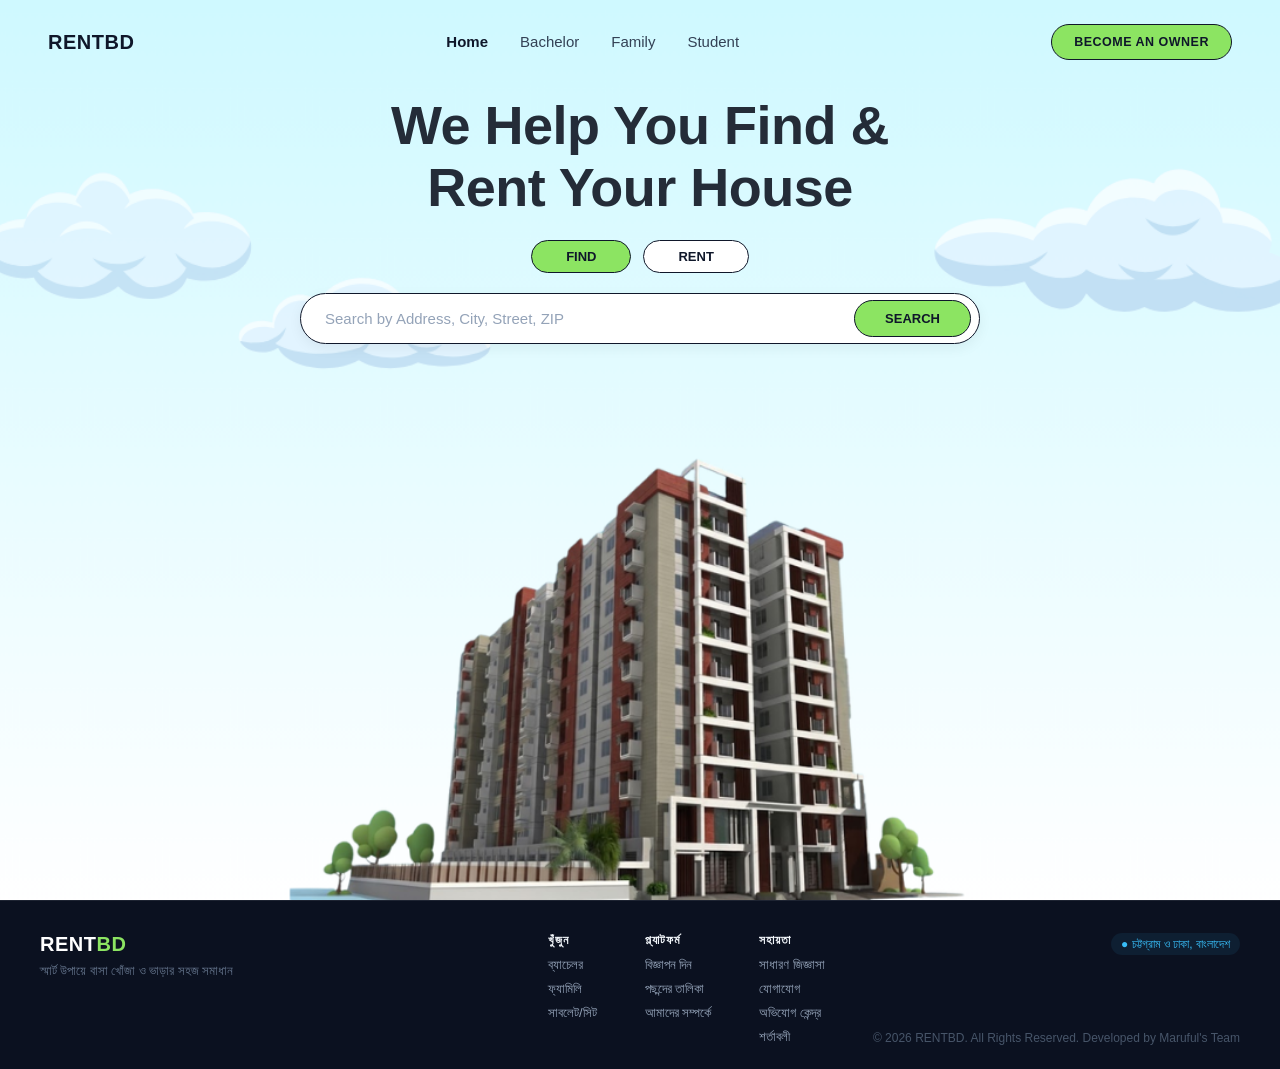
<file: index.html>
<!DOCTYPE html>
<html lang="en">
<head>
  <meta charset="UTF-8">
  <meta name="viewport" content="width=device-width, initial-scale=1.0">
  <title>RENTBD — We Help You Find & Rent Your House</title>
  <link rel="stylesheet" href="style.css">
</head>
<body>

  <div class="hero-wrapper">
    <header class="navbar-container">
      <nav class="navbar">
        <a href="index.html" class="brand-logo">RENTBD</a>
        
        <ul class="nav-menu">
          <li><a href="index.html" class="nav-item active">Home</a></li>
          <li><a href="catalog.html?type=bachelor" class="nav-item">Bachelor</a></li>
          <li><a href="catalog.html?type=family" class="nav-item">Family</a></li>
          <li><a href="catalog.html?type=student" class="nav-item">Student</a></li>
        </ul>

        <a href="post-ad.html" class="pill-btn btn-owner">BECOME AN OWNER</a>
      </nav>
    </header>

    <main class="hero-section">
      <h1 class="hero-title">We Help You Find &amp;<br>Rent Your House</h1>

      <div class="toggle-group">
  <a href="catalog.html" class="pill-btn btn-toggle active">FIND</a>
  <a href="post-ad.html" class="pill-btn btn-toggle">RENT</a>
</div>

      <form class="search-bar" action="catalog.html" method="GET">
        <input 
          type="text" 
          name="query" 
          class="search-input" 
          placeholder="Search by Address, City, Street, ZIP" 
          required
        >
        <button type="submit" class="pill-btn btn-search">SEARCH</button>
      </form>
    </main>
  </div>
  
<footer class="app-footer">
  <div class="footer-inner">
    
    <div class="footer-brand">
      <a href="index.html" class="footer-logo">RENT<span>BD</span></a>
      <p class="footer-tagline">স্মার্ট উপায়ে বাসা খোঁজা ও ভাড়ার সহজ সমাধান</p>
    </div>

    <div class="footer-nav">
      <div class="nav-group">
        <span class="nav-title">খুঁজুন</span>
        <a href="catalog.html?type=bachelor">ব্যাচেলর</a>
        <a href="catalog.html?type=family">ফ্যামিলি</a>
        <a href="catalog.html?type=student">সাবলেট/সিট</a>
      </div>

      <div class="nav-group">
        <span class="nav-title">প্ল্যাটফর্ম</span>
        <a href="post-ad.html">বিজ্ঞাপন দিন</a>
        <a href="saved.html">পছন্দের তালিকা</a>
        <a href="about.html">আমাদের সম্পর্কে</a>
      </div>

      <div class="nav-group">
  <span class="nav-title">সহায়তা</span>
  <a href="about.html#faq">সাধারণ জিজ্ঞাসা</a>
  <a href="about.html#contact">যোগাযোগ</a>
  <a href="about.html#complaint">অভিযোগ কেন্দ্র</a>
  <a href="about.html#terms">শর্তাবলী</a>
</div>

    <div class="footer-meta">
      <span class="location-dot">● চট্টগ্রাম ও ঢাকা, বাংলাদেশ</span>
      <p class="copy-text">&copy; 2026 RENTBD. All Rights Reserved.
        Developed by Maruful's Team
      </p>
    </div>

  </div>
</footer>

</body>
</html>
</file>
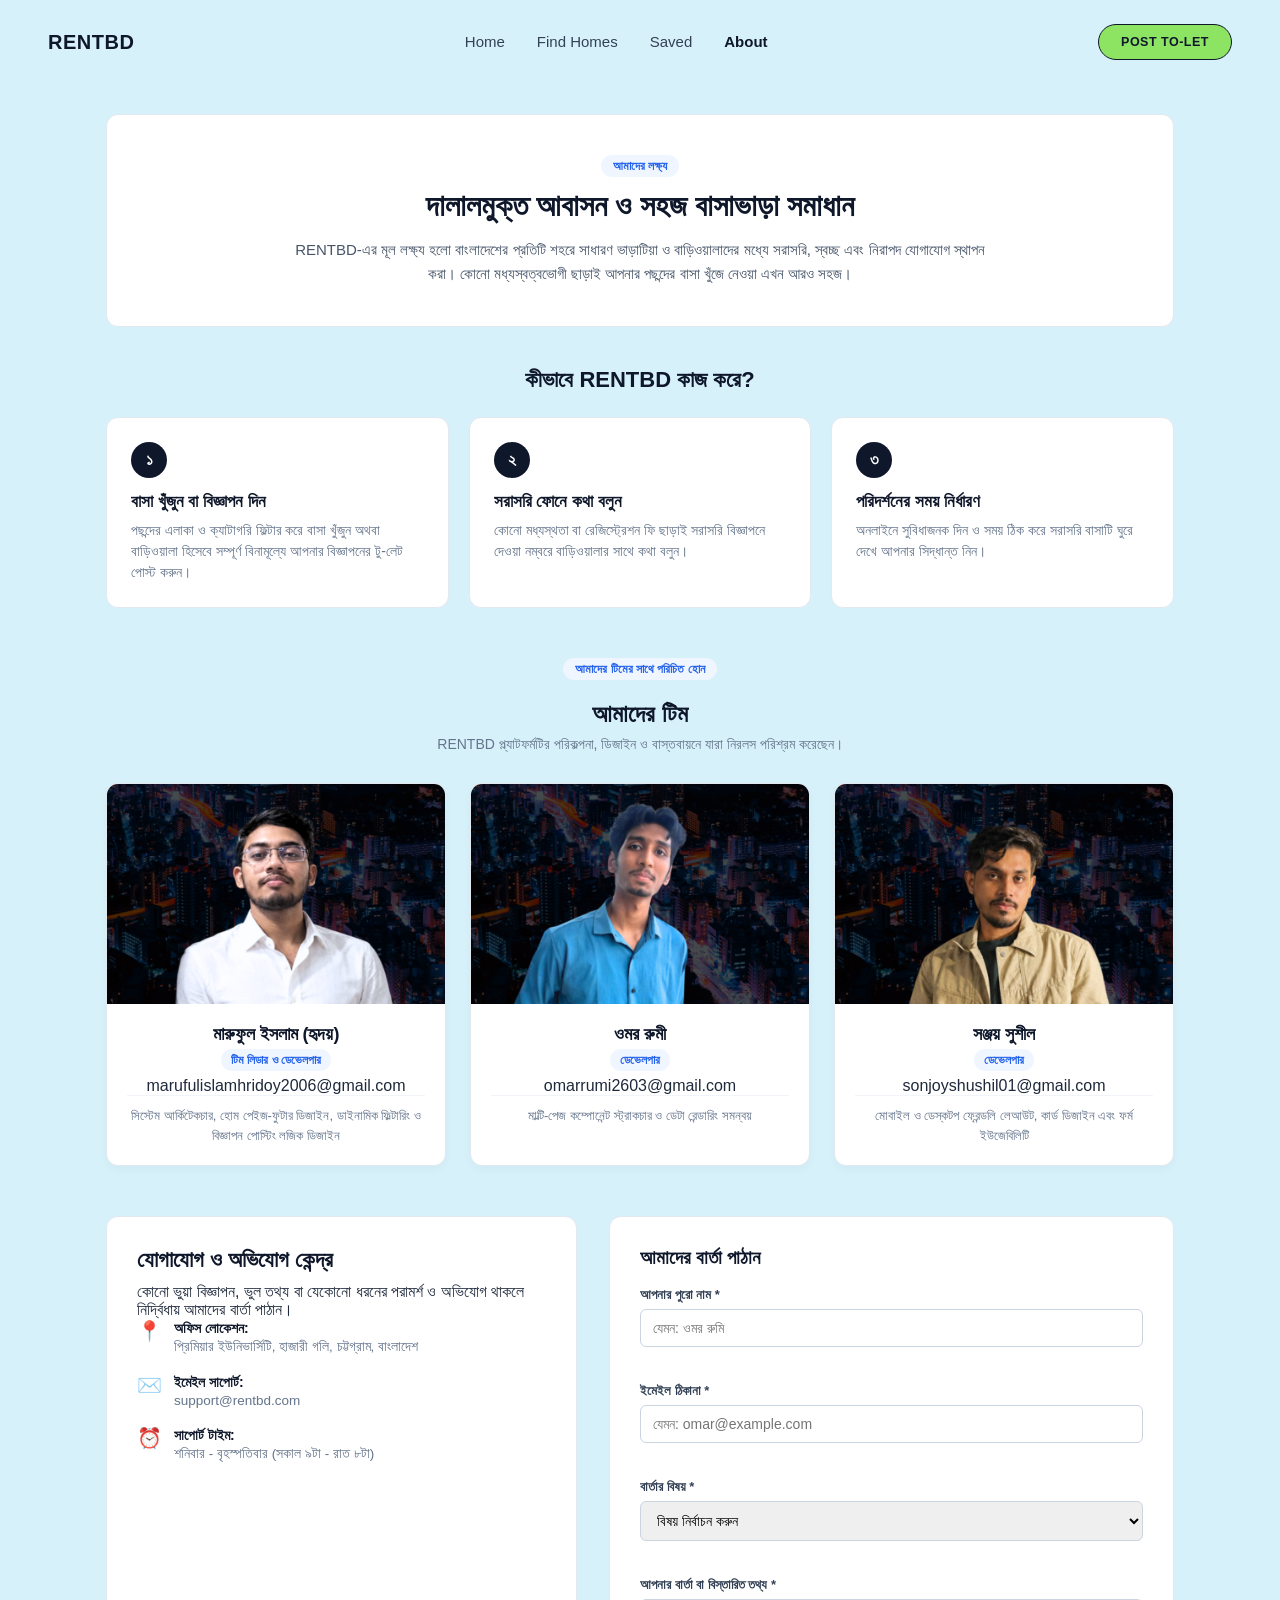
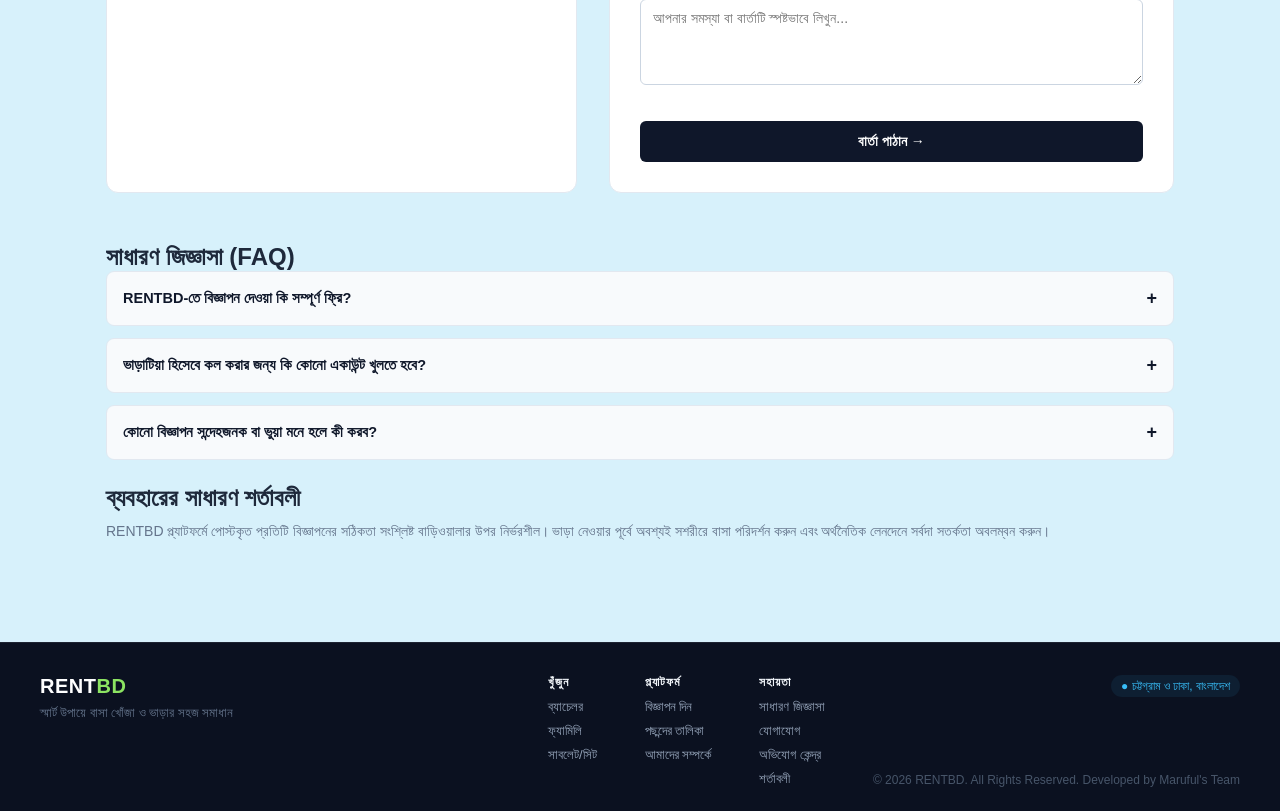
<file: about.html>
<!DOCTYPE html>
<html lang="en">
<head>
  <meta charset="UTF-8">
  <meta name="viewport" content="width=device-width, initial-scale=1.0">
  <title>About & Contact — RENTBD</title>
  <link rel="stylesheet" href="style.css">
  <link rel="stylesheet" href="about.css">
</head>
<body>

  <header class="navbar-container">
    <nav class="navbar">
      <a href="index.html" class="brand-logo">RENTBD</a>
      <ul class="nav-menu">
        <li><a href="index.html" class="nav-item">Home</a></li>
        <li><a href="catalog.html" class="nav-item">Find Homes</a></li>
        <li><a href="saved.html" class="nav-item">Saved</a></li>
        <li><a href="about.html" class="nav-item active">About</a></li>
      </ul>
      <a href="post-ad.html" class="pill-btn btn-owner">POST TO-LET</a>
    </nav>
  </header>

  <main class="about-container">
    
    <section class="about-hero">
      <span class="sub-badge">আমাদের লক্ষ্য</span>
      <h1>দালালমুক্ত আবাসন ও সহজ বাসাভাড়া সমাধান</h1>
      <p>RENTBD-এর মূল লক্ষ্য হলো বাংলাদেশের প্রতিটি শহরে সাধারণ ভাড়াটিয়া ও বাড়িওয়ালাদের মধ্যে সরাসরি, স্বচ্ছ এবং নিরাপদ যোগাযোগ স্থাপন করা। কোনো মধ্যস্বত্বভোগী ছাড়াই আপনার পছন্দের বাসা খুঁজে নেওয়া এখন আরও সহজ।</p>
    </section>

    <section class="how-it-works">
      <h2>কীভাবে RENTBD কাজ করে?</h2>
      <div class="steps-grid">
        <div class="step-card">
          <div class="step-num">১</div>
          <h3>বাসা খুঁজুন বা বিজ্ঞাপন দিন</h3>
          <p>পছন্দের এলাকা ও ক্যাটাগরি ফিল্টার করে বাসা খুঁজুন অথবা বাড়িওয়ালা হিসেবে সম্পূর্ণ বিনামূল্যে আপনার বিজ্ঞাপনের টু-লেট পোস্ট করুন।</p>
        </div>
        <div class="step-card">
          <div class="step-num">২</div>
          <h3>সরাসরি ফোনে কথা বলুন</h3>
          <p>কোনো মধ্যস্থতা বা রেজিস্ট্রেশন ফি ছাড়াই সরাসরি বিজ্ঞাপনে দেওয়া নম্বরে বাড়িওয়ালার সাথে কথা বলুন।</p>
        </div>
        <div class="step-card">
          <div class="step-num">৩</div>
          <h3>পরিদর্শনের সময় নির্ধারণ</h3>
          <p>অনলাইনে সুবিধাজনক দিন ও সময় ঠিক করে সরাসরি বাসাটি ঘুরে দেখে আপনার সিদ্ধান্ত নিন।</p>
        </div>
      </div>
    </section>

    <section class="team-section">
      <div class="team-header">
        <span class="sub-badge">আমাদের টিমের সাথে পরিচিত হোন</span>
        <h2>আমাদের টিম</h2>
        <p>RENTBD প্ল্যাটফর্মটির পরিকল্পনা, ডিজাইন ও বাস্তবায়নে যারা নিরলস পরিশ্রম করেছেন।</p>
      </div>

      <div class="team-grid">

        <div class="team-card">
          <div class="member-img-box">
            <img src="Maruf's.png" alt="মারুফুল ইসলাম (হৃদয়)">
          </div>
          <div class="member-info">
            <h3>মারুফুল ইসলাম (হৃদয়)</h3>
            <span class="member-role">টিম লিডার ও ডেভেলপার</span>
            <p class="email">marufulislamhridoy2006@gmail.com</p>
            <p class="member-bio">
              সিস্টেম আর্কিটেকচার, হোম পেইজ-ফুটার ডিজাইন, ডাইনামিক ফিল্টারিং ও বিজ্ঞাপন পোস্টিং লজিক ডিজাইন
            </p>
          </div>
        </div>


        <div class="team-card">
          <div class="member-img-box">
            <img src="omar.png" alt="ওমর রুমী">
          </div>
          <div class="member-info">
            <h3>ওমর রুমী</h3>
            <span class="member-role">ডেভেলপার</span>
            <p class="email">omarrumi2603@gmail.com</p>
            <p class="member-bio">
             মাল্টি-পেজ কম্পোনেন্ট স্ট্রাকচার ও ডেটা রেন্ডারিং সমন্বয়
            </p>
          </div>
        </div>


        <div class="team-card">
          <div class="member-img-box">
            <img src="sonjoy.png" alt="সঞ্জয় সুশীল">
          </div>
          <div class="member-info">
            <h3>সঞ্জয় সুশীল</h3>
            <span class="member-role">ডেভেলপার</span>
            <p class="email">sonjoyshushil01@gmail.com</p>
            <p class="member-bio">
              মোবাইল ও ডেস্কটপ ফ্রেন্ডলি লেআউট, কার্ড ডিজাইন এবং ফর্ম ইউজেবিলিটি
            </p>
          </div>
        </div>
      </div>
    </section>

    <section id="contact" class="contact-section">
      <div class="contact-info">
        <div id="complaint">
          <h2>যোগাযোগ ও অভিযোগ কেন্দ্র</h2>
          <p>কোনো ভুয়া বিজ্ঞাপন, ভুল তথ্য বা যেকোনো ধরনের পরামর্শ ও অভিযোগ থাকলে নির্দ্বিধায় আমাদের বার্তা পাঠান।</p>
        </div>
        
        <div class="info-list">
          <div class="info-item">
            <span class="info-icon">📍</span>
            <div>
              <strong>অফিস লোকেশন:</strong>
              <p>প্রিমিয়ার ইউনিভার্সিটি, হাজারী গলি, চট্টগ্রাম, বাংলাদেশ</p>
            </div>
          </div>
          <div class="info-item">
            <span class="info-icon">✉️</span>
            <div>
              <strong>ইমেইল সাপোর্ট:</strong>
              <p>support@rentbd.com</p>
            </div>
          </div>
          <div class="info-item">
            <span class="info-icon">⏰</span>
            <div>
              <strong>সাপোর্ট টাইম:</strong>
              <p>শনিবার - বৃহস্পতিবার (সকাল ৯টা - রাত ৮টা)</p>
            </div>
          </div>
        </div>
      </div>

      <div class="contact-form-card">
        <h3>আমাদের বার্তা পাঠান</h3>
        <div id="formSuccessMsg" style="display:none; background:#dcfce7; color:#15803d; padding:12px; border-radius:6px; margin-bottom:14px; font-size:14px; text-align:center;">
          ✓ আপনার বার্তা সফলভাবে পাঠানো হয়েছে! দ্রুতই আপনার সাথে যোগাযোগ করা হবে।
        </div>
        <form id="contactForm" novalidate>
          <div class="form-group">
            <label for="senderName">আপনার পুরো নাম *</label>
            <input type="text" id="senderName" placeholder="যেমন: ওমর রুমি">
            <span class="err-text" id="nameErr"></span>
          </div>

          <div class="form-group">
            <label for="senderEmail">ইমেইল ঠিকানা *</label>
            <input type="email" id="senderEmail" placeholder="যেমন: omar@example.com">
            <span class="err-text" id="emailErr"></span>
          </div>

          <div class="form-group">
            <label for="msgSubject">বার্তার বিষয় *</label>
            <select id="msgSubject">
              <option value="">বিষয় নির্বাচন করুন</option>
              <option value="fake_ad">ভুয়া বিজ্ঞাপন সংক্রান্ত অভিযোগ</option>
              <option value="owner_issue">বাড়িওয়ালা সম্পর্কিত তথ্য ভুল</option>
              <option value="suggestion">প্ল্যাটফর্ম উন্নয়নের পরামর্শ</option>
              <option value="other">অন্যান্য অনুসন্ধান</option>
            </select>
            <span class="err-text" id="subjectErr"></span>
          </div>

          <div class="form-group">
            <label for="senderMessage">আপনার বার্তা বা বিস্তারিত তথ্য *</label>
            <textarea id="senderMessage" rows="4" placeholder="আপনার সমস্যা বা বার্তাটি স্পষ্টভাবে লিখুন..."></textarea>
            <span class="err-text" id="msgErr"></span>
          </div>

          <button type="submit" class="btn-submit-msg">বার্তা পাঠান &rarr;</button>
        </form>
      </div>
    </section>

    <section id="faq" class="about-section">
      <h2>সাধারণ জিজ্ঞাসা (FAQ)</h2>
      <div class="faq-accordion">
        <div class="faq-item">
          <button type="button" class="faq-question">RENTBD-তে বিজ্ঞাপন দেওয়া কি সম্পূর্ণ ফ্রি? <span class="arrow">+</span></button>
          <div class="faq-answer">
            <p>হ্যাঁ, বাড়িওয়ালারা কোনো সার্ভিস চার্জ বা কমিশন ছাড়াই তাদের বাসার টু-লেট বিজ্ঞাপন পোস্ট করতে পারেন।</p>
          </div>
        </div>
        <div class="faq-item">
          <button type="button" class="faq-question">ভাড়াটিয়া হিসেবে কল করার জন্য কি কোনো একাউন্ট খুলতে হবে? <span class="arrow">+</span></button>
          <div class="faq-answer">
            <p>না, ভাড়াটিয়ারা সরাসরি প্রতিটি কার্ডে থাকা ফোন নম্বরে কল করে বাড়িওয়ালার সাথে কথা বলতে পারেন।</p>
          </div>
        </div>
        <div class="faq-item">
          <button type="button" class="faq-question">কোনো বিজ্ঞাপন সন্দেহজনক বা ভুয়া মনে হলে কী করব? <span class="arrow">+</span></button>
          <div class="faq-answer">
            <p>যোগাযোগ ফর্ম থেকে "ভুয়া বিজ্ঞাপন সংক্রান্ত অভিযোগ" সিলেক্ট করে বিজ্ঞাপনটির বিস্তারিত আমাদের জানালে আমাদের টিম তা পর্যালোচনা করে সরিয়ে দেবে।</p>
          </div>
        </div>
      </div>
    </section>

    <section id="terms" class="about-section" style="padding: 24px 0 40px;">
      <h2>ব্যবহারের সাধারণ শর্তাবলী</h2>
      <p style="color: #64748b; font-size: 14px; line-height: 1.6; margin-top: 8px;">
        RENTBD প্ল্যাটফর্মে পোস্টকৃত প্রতিটি বিজ্ঞাপনের সঠিকতা সংশ্লিষ্ট বাড়িওয়ালার উপর নির্ভরশীল। ভাড়া নেওয়ার পূর্বে অবশ্যই সশরীরে বাসা পরিদর্শন করুন এবং অর্থনৈতিক লেনদেনে সর্বদা সতর্কতা অবলম্বন করুন।
      </p>
    </section>

  </main>

<footer class="app-footer">
  <div class="footer-inner">
    
    <div class="footer-brand">
      <a href="index.html" class="footer-logo">RENT<span>BD</span></a>
      <p class="footer-tagline">স্মার্ট উপায়ে বাসা খোঁজা ও ভাড়ার সহজ সমাধান</p>
    </div>

    <div class="footer-nav">
      <div class="nav-group">
        <span class="nav-title">খুঁজুন</span>
        <a href="catalog.html?type=bachelor">ব্যাচেলর</a>
        <a href="catalog.html?type=family">ফ্যামিলি</a>
        <a href="catalog.html?type=student">সাবলেট/সিট</a>
      </div>

      <div class="nav-group">
        <span class="nav-title">প্ল্যাটফর্ম</span>
        <a href="post-ad.html">বিজ্ঞাপন দিন</a>
        <a href="saved.html">পছন্দের তালিকা</a>
        <a href="about.html">আমাদের সম্পর্কে</a>
      </div>

      <div class="nav-group">
  <span class="nav-title">সহায়তা</span>
  <a href="about.html#faq">সাধারণ জিজ্ঞাসা</a>
  <a href="about.html#contact">যোগাযোগ</a>
  <a href="about.html#complaint">অভিযোগ কেন্দ্র</a>
  <a href="about.html#terms">শর্তাবলী</a>
</div>

    <div class="footer-meta">
      <span class="location-dot">● চট্টগ্রাম ও ঢাকা, বাংলাদেশ</span>
      <p class="copy-text">&copy; 2026 RENTBD. All Rights Reserved.
        Developed by Maruful's Team
      </p>
    </div>

  </div>
</footer>

  <script src="about.js"></script>
</body>
</html>
</file>
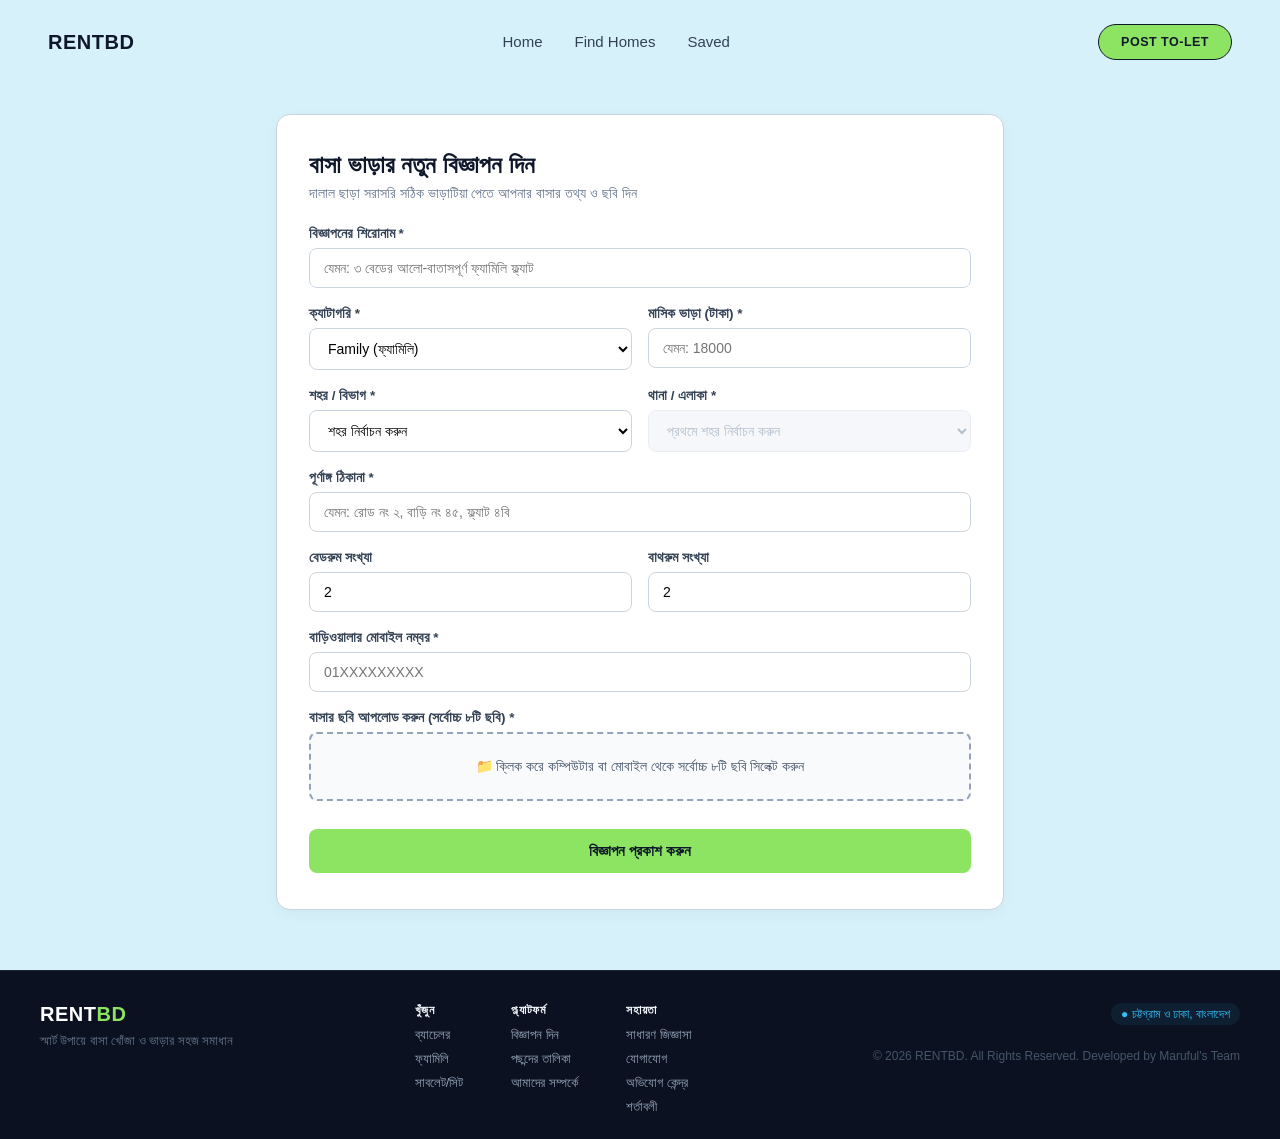
<file: post-ad.html>
<!DOCTYPE html>
<html lang="en">
<head>
  <meta charset="UTF-8">
  <meta name="viewport" content="width=device-width, initial-scale=1.0">
  <title>Post To-Let — RENTBD</title>
  <link rel="stylesheet" href="style.css">
  <link rel="stylesheet" href="post-ad.css">
</head>
<body>

  <header class="navbar-container">
    <nav class="navbar">
      <a href="index.html" class="brand-logo">RENTBD</a>
      <ul class="nav-menu">
        <li><a href="index.html" class="nav-item">Home</a></li>
        <li><a href="catalog.html" class="nav-item">Find Homes</a></li>
        <li><a href="saved.html" class="nav-item">Saved</a></li>
      </ul>
      <a href="post-ad.html" class="pill-btn btn-owner active-nav">POST TO-LET</a>
    </nav>
  </header>

  <main class="form-wrapper">
    <div class="form-card">
      <h2>বাসা ভাড়ার নতুন বিজ্ঞাপন দিন</h2>
      <p class="subtitle">দালাল ছাড়া সরাসরি সঠিক ভাড়াটিয়া পেতে আপনার বাসার তথ্য ও ছবি দিন</p>

      <form id="toLetForm">
        <div class="form-group">
          <label for="adTitle">বিজ্ঞাপনের শিরোনাম *</label>
          <input type="text" id="adTitle" placeholder="যেমন: ৩ বেডের আলো-বাতাসপূর্ণ ফ্যামিলি ফ্ল্যাট" required>
        </div>

        <div class="form-row">
          <div class="form-group">
            <label for="adCategory">ক্যাটাগরি *</label>
            <select id="adCategory" required>
              <option value="family">Family (ফ্যামিলি)</option>
              <option value="bachelor">Bachelor (ব্যাচেলর)</option>
              <option value="duplex">Student (শিক্ষার্থী)</option>
            </select>
          </div>

          <div class="form-group">
            <label for="adRent">মাসিক ভাড়া (টাকা) *</label>
            <input type="number" id="adRent" placeholder="যেমন: 18000" min="1000" required>
          </div>
        </div>

        <div class="form-row">
          <div class="form-group">
            <label for="citySelect">শহর / বিভাগ *</label>
            <select id="citySelect" required>
              <option value="">শহর নির্বাচন করুন</option>
              <option value="chattogram">চট্টগ্রাম</option>
              <option value="dhaka">ঢাকা</option>
            </select>
          </div>

          <div class="form-group">
            <label for="thanaSelect">থানা / এলাকা *</label>
            <select id="thanaSelect" required disabled>
              <option value="">প্রথমে শহর নির্বাচন করুন</option>
            </select>
          </div>
        </div>

        <div class="form-group">
          <label for="adAddress">পূর্ণাঙ্গ ঠিকানা *</label>
          <input type="text" id="adAddress" placeholder="যেমন: রোড নং ২, বাড়ি নং ৪৫, ফ্ল্যাট ৪বি" required>
        </div>

        <div class="form-row">
          <div class="form-group">
            <label for="adBeds">বেডরুম সংখ্যা</label>
            <input type="number" id="adBeds" value="2" min="1" required>
          </div>
          <div class="form-group">
            <label for="adBaths">বাথরুম সংখ্যা</label>
            <input type="number" id="adBaths" value="2" min="1" required>
          </div>
        </div>

        <div class="form-group">
          <label for="adPhone">বাড়িওয়ালার মোবাইল নম্বর *</label>
          <input type="tel" id="adPhone" maxlength="11" placeholder="01XXXXXXXXX" required>
        </div>

<div class="form-group">
  <label>বাসার ছবি আপলোড করুন (সর্বোচ্চ ৮টি ছবি) *</label>
  <div class="file-dropzone">
    <input type="file" id="adImage" accept="image/*" multiple required>
    <p>📁 ক্লিক করে কম্পিউটার বা মোবাইল থেকে সর্বোচ্চ ৮টি ছবি সিলেক্ট করুন</p>
  </div>
  
  <div id="imagePreviewContainer" class="preview-box" style="display: none;">
    <p class="preview-title" id="previewCountText">ছবি প্রিভিউ (০/৮):</p>
    <div id="previewGrid" class="preview-grid"></div>
  </div>
</div>

        <button type="submit" class="pill-btn btn-submit">বিজ্ঞাপন প্রকাশ করুন</button>
      </form>
    </div>
  </main>

  <footer class="app-footer">
    <div class="footer-inner">
      <div class="footer-brand">
        <a href="index.html" class="footer-logo">RENT<span>BD</span></a>
        <p class="footer-tagline">স্মার্ট উপায়ে বাসা খোঁজা ও ভাড়ার সহজ সমাধান</p>
      </div>

      <div class="footer-nav">
        <div class="nav-group">
          <span class="nav-title">খুঁজুন</span>
          <a href="catalog.html?type=bachelor">ব্যাচেলর</a>
          <a href="catalog.html?type=family">ফ্যামিলি</a>
          <a href="catalog.html?type=student">সাবলেট/সিট</a>
        </div>

        <div class="nav-group">
          <span class="nav-title">প্ল্যাটফর্ম</span>
          <a href="post-ad.html">বিজ্ঞাপন দিন</a>
          <a href="saved.html">পছন্দের তালিকা</a>
          <a href="about.html">আমাদের সম্পর্কে</a>
        </div>

        <div class="nav-group">
          <span class="nav-title">সহায়তা</span>
          <a href="about.html#faq">সাধারণ জিজ্ঞাসা</a>
          <a href="about.html#contact">যোগাযোগ</a>
          <a href="about.html#complaint">অভিযোগ কেন্দ্র</a>
          <a href="about.html#terms">শর্তাবলী</a>
        </div>
      </div>

      <div class="footer-meta">
        <span class="location-dot">● চট্টগ্রাম ও ঢাকা, বাংলাদেশ</span>
        <p class="copy-text">&copy; 2026 RENTBD. All Rights Reserved. Developed by Maruful's Team</p>
      </div>
    </div>
  </footer>

  <script src="post-ad.js"></script>
</body>
</html>
</file>
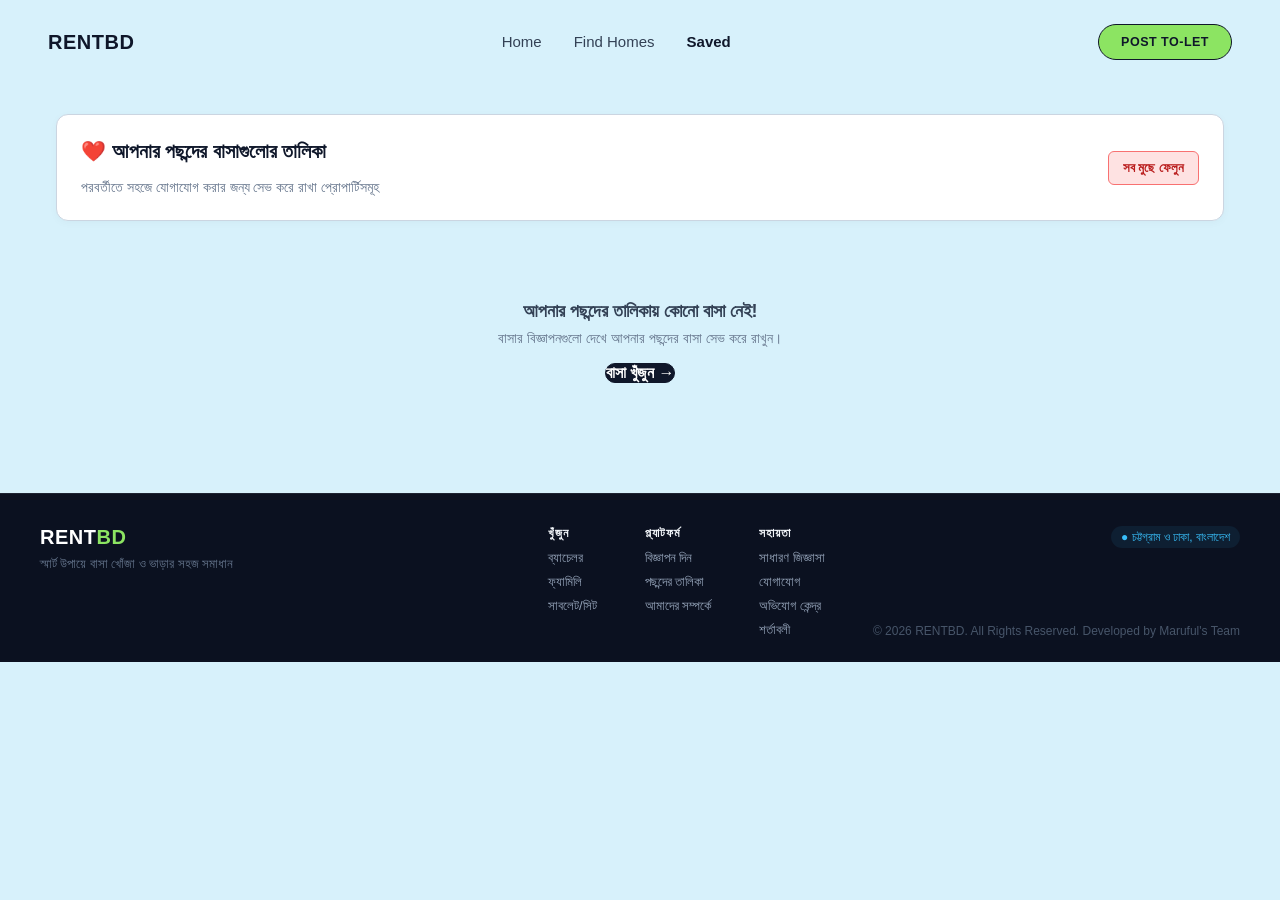
<file: saved.html>
<!DOCTYPE html>
<html lang="en">
<head>
  <meta charset="UTF-8">
  <meta name="viewport" content="width=device-width, initial-scale=1.0">
  <title>Saved Properties — RENTBD</title>
  <link rel="stylesheet" href="style.css">
  <link rel="stylesheet" href="catalog.css">
</head>
<body>

  <header class="navbar-container">
    <nav class="navbar">
      <a href="index.html" class="brand-logo">RENTBD</a>
      <ul class="nav-menu">
        <li><a href="index.html" class="nav-item">Home</a></li>
        <li><a href="catalog.html" class="nav-item">Find Homes</a></li>
        <li><a href="saved.html" class="nav-item active">Saved</a></li>
      </ul>
      <a href="post-ad.html" class="pill-btn btn-owner">POST TO-LET</a>
    </nav>
  </header>

  <main class="catalog-page">
    <div class="filter-box" style="display: flex; justify-content: space-between; align-items: center; flex-wrap: wrap;">
      <div>
        <h2>❤️ আপনার পছন্দের বাসাগুলোর তালিকা</h2>
        <p style="color: #64748b; font-size: 14px; margin-top: 4px;">পরবর্তীতে সহজে যোগাযোগ করার জন্য সেভ করে রাখা প্রোপার্টিসমূহ</p>
      </div>
      <button id="clearAllBtn" onclick="clearAllSaved()" style="background: #fee2e2; color: #b91c1c; border: 1px solid #f87171; padding: 8px 14px; border-radius: 6px; font-weight: 600; cursor: pointer; font-size: 13px;">সব মুছে ফেলুন</button>
    </div>

    <div id="savedContainer" class="cards-grid">
    </div>

    <div id="emptySavedMsg" style="display: none; text-align: center; padding: 50px 0;">
      <h3 style="color: #334155; font-size: 18px;">আপনার পছন্দের তালিকায় কোনো বাসা নেই!</h3>
      <p style="color: #64748b; margin-top: 8px; font-size: 14px;">বাসার বিজ্ঞাপনগুলো দেখে আপনার পছন্দের বাসা সেভ করে রাখুন।</p>
      <a href="catalog.html" class="pill-btn" style="display: inline-block; margin-top: 16px; background: #0f172a; color: white;">বাসা খুঁজুন &rarr;</a>
    </div>
  </main>

  <footer class="app-footer">
  <div class="footer-inner">
    
    <div class="footer-brand">
      <a href="index.html" class="footer-logo">RENT<span>BD</span></a>
      <p class="footer-tagline">স্মার্ট উপায়ে বাসা খোঁজা ও ভাড়ার সহজ সমাধান</p>
    </div>

    <div class="footer-nav">
      <div class="nav-group">
        <span class="nav-title">খুঁজুন</span>
        <a href="catalog.html?type=bachelor">ব্যাচেলর</a>
        <a href="catalog.html?type=family">ফ্যামিলি</a>
        <a href="catalog.html?type=student">সাবলেট/সিট</a>
      </div>

      <div class="nav-group">
        <span class="nav-title">প্ল্যাটফর্ম</span>
        <a href="post-ad.html">বিজ্ঞাপন দিন</a>
        <a href="saved.html">পছন্দের তালিকা</a>
        <a href="about.html">আমাদের সম্পর্কে</a>
      </div>

      <div class="nav-group">
  <span class="nav-title">সহায়তা</span>
  <a href="about.html#faq">সাধারণ জিজ্ঞাসা</a>
  <a href="about.html#contact">যোগাযোগ</a>
  <a href="about.html#complaint">অভিযোগ কেন্দ্র</a>
  <a href="about.html#terms">শর্তাবলী</a>
</div>

    <div class="footer-meta">
      <span class="location-dot">● চট্টগ্রাম ও ঢাকা, বাংলাদেশ</span>
      <p class="copy-text">&copy; 2026 RENTBD. All Rights Reserved.
        Developed by Maruful's Team
      </p>
    </div>

  </div>
</footer>

  <script src="data.js"></script>
  <script src="saved.js"></script>
</body>
</html>
</file>
<file: style.css>
* {
  margin: 0;
  padding: 0;
  box-sizing: border-box;
  font-family: -apple-system, BlinkMacSystemFont, "Segoe UI", Roboto, Oxygen, Ubuntu, Cantarell, sans-serif;
}

html, body {
  width: 100%;
  min-height: 100%;
}

body {
  background-color: #d7f1fb;
  color: #1e293b;
  overflow-x: hidden;
}

.hero-wrapper {
  min-height: 100vh;
  width: 100%;
  display: flex;
  flex-direction: column;
  justify-content: space-between;
  position: relative;
  background-image: url('apartment.png'); 
  background-size: cover;               
  background-position: center bottom;   
  background-repeat: no-repeat;
}

.navbar-container {
  width: 100%;
  padding: 24px 48px;
  z-index: 50;
  position: relative;
}

.navbar {
  max-width: 1200px;
  margin: 0 auto;
  display: flex;
  justify-content: space-between;
  align-items: center;
}

.brand-logo {
  font-size: 20px;
  font-weight: 800;
  letter-spacing: 0.5px;
  color: #0f172a;
  text-decoration: none;
}

.nav-menu {
  display: flex;
  list-style: none;
  gap: 32px;
}

.nav-item {
  text-decoration: none;
  color: #334155;
  font-size: 15px;
  font-weight: 500;
  transition: color 0.2s ease;
}

.nav-item:hover, .nav-item.active {
  color: #0f172a;
  font-weight: 600;
}

.pill-btn {
  border-radius: 50px;
  border: 1.5px solid #0f172a;
  font-weight: 700;
  cursor: pointer;
  text-decoration: none;
  display: inline-flex;
  align-items: center;
  justify-content: center;
  outline: none;
  transition: transform 0.1s ease, background-color 0.2s ease;
}

.pill-btn:active {
  transform: scale(0.97);
}

.btn-owner {
  background-color: #8ce462;
  color: #0f172a;
  padding: 10px 22px;
  font-size: 12.5px;
  letter-spacing: 0.5px;
}

.hero-section {
  text-align: center;
  padding: 0 20px;
  margin-top: 10px;
  margin-bottom: auto; 
  z-index: 10;
  position: relative;
}

.hero-title {
  font-size: 54px;
  font-weight: 900;
  color: #242c38;
  line-height: 1.15;
  letter-spacing: -0.5px;
  margin-bottom: 22px;
}

.toggle-group {
  display: flex;
  justify-content: center;
  gap: 12px;
  margin-bottom: 20px;
}

.btn-toggle {
  padding: 8px 34px;
  font-size: 13px;
  background-color: #ffffff;
  color: #0f172a;
}

.btn-toggle.active {
  background-color: #8ce462;
}

.search-bar {
  max-width: 680px;
  margin: 0 auto;
  background: #ffffff;
  border: 1.5px solid #0f172a;
  border-radius: 50px;
  padding: 6px 8px 6px 24px;
  display: flex;
  align-items: center;
  box-shadow: 0 4px 14px rgba(0, 0, 0, 0.06);
}

.search-input {
  flex: 1;
  border: none;
  outline: none;
  font-size: 15px;
  color: #334155;
  background: transparent;
}

.search-input::placeholder {
  color: #94a3b8;
}

.btn-search {
  background-color: #8ce462;
  color: #0f172a;
  padding: 10px 30px;
  font-size: 13px;
}

@media (max-width: 768px) {
  .navbar-container {
    padding: 16px 20px;
  }

  .navbar {
    flex-direction: column;
    gap: 14px;
  }

  .nav-menu {
    gap: 16px;
    flex-wrap: wrap;
    justify-content: center;
  }

  .hero-title {
    font-size: 30px;
    margin-bottom: 16px;
  }

  .search-bar {
    width: 95%;
    padding: 6px 6px 6px 16px;
  }

  .search-input {
    font-size: 13.5px;
  }

  .btn-search {
    padding: 8px 20px;
    font-size: 12px;
  }
}

.app-footer {
  width: 100%;
  background-color: #0b1120; 
  border-top: 1px solid rgba(255, 255, 255, 0.08);
  padding: 32px 24px 24px;
  color: #94a3b8;
  position: relative;
  z-index: 40;
}

.footer-inner {
  max-width: 1200px;
  margin: 0 auto;
  display: flex;
  justify-content: space-between;
  align-items: flex-start;
  flex-wrap: wrap;
  gap: 32px;
}

.footer-brand {
  max-width: 260px;
}

.footer-logo {
  font-size: 20px;
  font-weight: 800;
  letter-spacing: 0.5px;
  color: #ffffff;
  text-decoration: none;
  display: inline-block;
  margin-bottom: 6px;
}

.footer-logo span {
  color: #8ce462; 
}

.footer-tagline {
  font-size: 12.5px;
  color: #64748b;
  line-height: 1.5;
}

.footer-nav {
  display: flex;
  gap: 48px;
}

.nav-group {
  display: flex;
  flex-direction: column;
  gap: 8px;
}

.nav-title {
  font-size: 12px;
  font-weight: 700;
  text-transform: uppercase;
  letter-spacing: 0.8px;
  color: #f1f5f9;
  margin-bottom: 2px;
}

.nav-group a {
  color: #94a3b8;
  text-decoration: none;
  font-size: 13px;
  font-weight: 400;
  transition: color 0.15s ease, transform 0.15s ease;
}

.nav-group a:hover {
  color: #8ce462;
  transform: translateX(2px);
}

.footer-meta {
  text-align: right;
  display: flex;
  flex-direction: column;
  justify-content: space-between;
  min-height: 60px;
}

.location-dot {
  font-size: 12px;
  color: #38bdf8;
  font-weight: 500;
  background: rgba(56, 189, 248, 0.08);
  padding: 4px 10px;
  border-radius: 20px;
  align-self: flex-end;
}

.copy-text {
  font-size: 12px;
  color: #475569;
  margin-top: auto;
}

@media (max-width: 820px) {
  .footer-inner {
    flex-direction: column;
    gap: 28px;
  }

  .footer-nav {
    width: 100%;
    justify-content: space-between;
    gap: 20px;
  }

  .footer-meta {
    text-align: left;
    width: 100%;
    gap: 8px;
  }

  .location-dot {
    align-self: flex-start;
  }
}

.form-row-custom {
  display: flex;
  gap: 15px;
  width: 100%;
}

.form-row-custom .form-group {
  flex: 1;
}

select:disabled {
  background-color: #f1f5f9;
  cursor: not-allowed;
  opacity: 0.7;
}
</file>
<file: about.css>
.about-container {
  max-width: 1100px;
  margin: 30px auto 60px;
  padding: 0 16px;
}

.about-hero {
  text-align: center;
  padding: 40px 20px;
  background: #ffffff;
  border-radius: 12px;
  border: 1.5px solid #e2e8f0;
  margin-bottom: 40px;
}

.sub-badge {
  display: inline-block;
  background: #eff6ff;
  color: #2563eb;
  font-weight: 700;
  font-size: 12px;
  padding: 4px 12px;
  border-radius: 20px;
  margin-bottom: 12px;
  text-transform: uppercase;
}

.about-hero h1 {
  font-size: 30px;
  color: #0f172a;
  margin-bottom: 14px;
}

.about-hero p {
  max-width: 720px;
  margin: 0 auto;
  color: #475569;
  font-size: 15px;
  line-height: 1.6;
}

.how-it-works {
  margin-bottom: 50px;
}

.how-it-works h2 {
  text-align: center;
  font-size: 22px;
  color: #0f172a;
  margin-bottom: 24px;
}

.steps-grid {
  display: grid;
  grid-template-columns: repeat(auto-fit, minmax(280px, 1fr));
  gap: 20px;
}

.step-card {
  background: #ffffff;
  padding: 24px;
  border-radius: 12px;
  border: 1.5px solid #e2e8f0;
  position: relative;
}

.step-num {
  width: 36px;
  height: 36px;
  background: #0f172a;
  color: #ffffff;
  border-radius: 50%;
  display: flex;
  align-items: center;
  justify-content: center;
  font-weight: 700;
  margin-bottom: 14px;
}

.step-card h3 {
  font-size: 17px;
  color: #0f172a;
  margin-bottom: 8px;
}

.step-card p {
  color: #64748b;
  font-size: 14px;
  line-height: 1.5;
}

.contact-section {
  display: grid;
  grid-template-columns: 1fr 1.2fr;
  gap: 32px;
  margin-bottom: 50px;
}

.contact-info {
  background: #ffffff;
  padding: 30px;
  border-radius: 12px;
  border: 1.5px solid #e2e8f0;
}

.contact-info h2 {
  font-size: 22px;
  color: #0f172a;
  margin-bottom: 10px;
}

.contact-info > p {
  color: #64748b;
  font-size: 14px;
  margin-bottom: 24px;
}

.info-list {
  display: flex;
  flex-direction: column;
  gap: 18px;
}

.info-item {
  display: flex;
  gap: 12px;
  align-items: flex-start;
}

.info-icon {
  font-size: 20px;
}

.info-item strong {
  font-size: 14px;
  color: #0f172a;
}

.info-item p {
  color: #64748b;
  font-size: 13.5px;
  margin-top: 2px;
}

.contact-form-card {
  background: #ffffff;
  padding: 30px;
  border-radius: 12px;
  border: 1.5px solid #e2e8f0;
}

.contact-form-card h3 {
  font-size: 19px;
  color: #0f172a;
  margin-bottom: 18px;
}

.form-group {
  margin-bottom: 16px;
  display: flex;
  flex-direction: column;
}

.form-group label {
  font-size: 13px;
  font-weight: 600;
  color: #334155;
  margin-bottom: 6px;
}

.form-group input,
.form-group select,
.form-group textarea {
  padding: 10px 12px;
  border: 1.5px solid #cbd5e1;
  border-radius: 6px;
  font-size: 14px;
  outline: none;
  font-family: inherit;
}

.form-group input:focus,
.form-group select:focus,
.form-group textarea:focus {
  border-color: #2563eb;
}

.err-text {
  color: #ef4444;
  font-size: 12px;
  margin-top: 4px;
  min-height: 16px;
}

.btn-submit-msg {
  width: 100%;
  background: #0f172a;
  color: #ffffff;
  padding: 12px;
  border: none;
  border-radius: 6px;
  font-size: 14px;
  font-weight: 600;
  cursor: pointer;
}

.btn-submit-msg:hover {
  background: #1e293b;
}

.faq-section {
  background: #ffffff;
  padding: 30px;
  border-radius: 12px;
  border: 1.5px solid #e2e8f0;
}

.faq-section h2 {
  font-size: 22px;
  color: #0f172a;
  margin-bottom: 20px;
  text-align: center;
}

.faq-accordion {
  display: flex;
  flex-direction: column;
  gap: 12px;
}

.faq-item {
  border: 1px solid #e2e8f0;
  border-radius: 8px;
  overflow: hidden;
}

.faq-question {
  width: 100%;
  background: #f8fafc;
  padding: 16px;
  text-align: left;
  font-size: 14.5px;
  font-weight: 600;
  color: #0f172a;
  border: none;
  cursor: pointer;
  display: flex;
  justify-content: space-between;
  align-items: center;
}

.faq-question:hover {
  background: #f1f5f9;
}

.faq-question .arrow {
  font-size: 18px;
  font-weight: bold;
}

.faq-answer {
  max-height: 0;
  overflow: hidden;
  transition: max-height 0.3s ease;
  background: #ffffff;
}

.faq-answer p {
  padding: 14px 16px;
  color: #475569;
  font-size: 13.5px;
  line-height: 1.5;
  border-top: 1px solid #f1f5f9;
}

.faq-item.active .faq-answer {
  max-height: 150px;
}

.faq-item.active .arrow {
  transform: rotate(45deg);
}

@media (max-width: 850px) {
  .contact-section {
    grid-template-columns: 1fr;
  }
}

.team-section {
  margin-bottom: 50px;
}

.team-header {
  text-align: center;
  margin-bottom: 30px;
}

.team-header h2 {
  font-size: 24px;
  color: #0f172a;
  margin: 8px 0;
}

.team-header p {
  color: #64748b;
  font-size: 14px;
}

.team-grid {
  display: grid;
  grid-template-columns: repeat(auto-fit, minmax(280px, 1fr));
  gap: 24px;
}

.team-card {
  background: #ffffff;
  border-radius: 12px;
  border: 1.5px solid #e2e8f0;
  overflow: hidden;
  box-shadow: 0 4px 10px rgba(0, 0, 0, 0.03);
  text-align: center;
  transition: transform 0.2s ease, box-shadow 0.2s ease;
}

.team-card:hover {
  transform: translateY(-4px);
  box-shadow: 0 8px 18px rgba(0, 0, 0, 0.06);
}

.member-img-box {
  width: 100%;
  height: 220px;
  background: #f1f5f9;
  overflow: hidden;
}

.member-img-box img {
  width: 100%;
  height: 100%;
  object-fit: cover;
}

.member-info {
  padding: 20px;
}

.member-info h3 {
  font-size: 18px;
  color: #0f172a;
  margin-bottom: 4px;
}

.member-role {
  display: inline-block;
  background: #eff6ff;
  color: #2563eb;
  font-size: 12px;
  font-weight: 700;
  padding: 4px 10px;
  border-radius: 16px;
  margin-bottom: 6px;
}

.member-id {
  font-size: 12px;
  color: #94a3b8;
  font-weight: 600;
  margin-bottom: 12px;
}

.member-bio {
  font-size: 13px;
  color: #64748b;
  line-height: 1.5;
  border-top: 1px solid #f1f5f9;
  padding-top: 10px;
}
</file>
<file: post-ad.css>
.form-wrapper {
  max-width: 760px;
  margin: 30px auto 60px;
  padding: 0 16px;
}

.form-card {
  background: #ffffff;
  padding: 36px 32px;
  border-radius: 14px;
  border: 1.5px solid #cbd5e1;
  box-shadow: 0 4px 14px rgba(0, 0, 0, 0.04);
}

.form-card h2 {
  font-size: 24px;
  color: #0f172a;
  margin-bottom: 6px;
}

.subtitle {
  color: #64748b;
  font-size: 14px;
  margin-bottom: 24px;
}

.form-group {
  display: flex;
  flex-direction: column;
  margin-bottom: 18px;
  width: 100%;
}

.form-row {
  display: grid;
  grid-template-columns: 1fr 1fr;
  gap: 16px;
  width: 100%;
}

label {
  font-size: 13.5px;
  font-weight: 600;
  color: #334155;
  margin-bottom: 6px;
}

input, select {
  width: 100%;
  padding: 11px 14px;
  border: 1.5px solid #cbd5e1;
  border-radius: 8px;
  font-size: 14px;
  outline: none;
  box-sizing: border-box;
  background-color: #ffffff;
  transition: border-color 0.2s;
}

input:focus, select:focus {
  border-color: #2563eb;
}

select:disabled {
  background-color: #f1f5f9;
  border-color: #e2e8f0;
  color: #94a3b8;
  cursor: not-allowed;
  opacity: 0.7;
}

.file-dropzone {
  position: relative;
  border: 2px dashed #94a3b8;
  padding: 24px;
  border-radius: 8px;
  text-align: center;
  background: #f8fafc;
  cursor: pointer;
}

.file-dropzone input[type="file"] {
  position: absolute;
  top: 0;
  left: 0;
  width: 100%;
  height: 100%;
  opacity: 0;
  cursor: pointer;
}

.file-dropzone p {
  font-size: 14px;
  color: #475569;
  font-weight: 500;
}

.preview-box {
  margin-top: 14px;
}

.preview-title {
  font-size: 13px;
  color: #334155;
  font-weight: 600;
  margin-bottom: 8px;
}

.preview-grid {
  display: grid;
  grid-template-columns: repeat(auto-fill, minmax(90px, 1fr));
  gap: 10px;
}

.preview-grid img {
  width: 100%;
  height: 80px;
  object-fit: cover;
  border-radius: 6px;
  border: 1.5px solid #cbd5e1;
}

.btn-submit {
  width: 100%;
  background: #8ce462;
  color: #0f172a;
  border: none;
  border-radius: 8px;
  font-weight: 700;
  cursor: pointer;
  padding: 13px;
  font-size: 15px;
  margin-top: 10px;
  transition: opacity 0.2s;
}

.btn-submit:hover {
  opacity: 0.9;
}

@media (max-width: 600px) {
  .form-row {
    grid-template-columns: 1fr;
    gap: 0;
  }
  .form-card {
    padding: 24px 18px;
  }
}
</file>
<file: catalog.css>
.catalog-page {
  max-width: 1200px;
  margin: 30px auto 60px;
  padding: 0 16px;
  width: 100%;
  box-sizing: border-box;
}

.filter-box {
  background: #ffffff;
  padding: 24px;
  border-radius: 12px;
  border: 1.5px solid #cbd5e1;
  margin-bottom: 30px;
  box-shadow: 0 2px 8px rgba(0, 0, 0, 0.03);
  width: 100%;
  box-sizing: border-box;
}

.filter-box h2 {
  font-size: 20px;
  color: #0f172a;
  margin-bottom: 16px;
}

.filter-inputs {
  display: flex !important;
  flex-direction: row !important;
  gap: 16px;
  width: 100%;
  box-sizing: border-box;
}

.filter-inputs select {
  flex: 1 1 0; 
  width: 100%;
  padding: 12px 14px;
  border: 1.5px solid #cbd5e1;
  border-radius: 8px;
  font-size: 14px;
  outline: none;
  background-color: #ffffff;
  color: #0f172a;
  cursor: pointer;
  box-sizing: border-box;
  transition: border-color 0.2s ease;
}

.filter-inputs select:focus {
  border-color: #2563eb;
}

.filter-inputs select:disabled {
  background-color: #f1f5f9;
  border-color: #e2e8f0;
  color: #94a3b8;
  cursor: not-allowed;
  opacity: 0.7;
}

.cards-grid {
  display: grid !important;
  grid-template-columns: repeat(auto-fill, minmax(320px, 1fr)) !important;
  gap: 24px;
  width: 100%;
  box-sizing: border-box;
}

.property-card {
  background: #ffffff;
  border-radius: 12px;
  border: 1.5px solid #e2e8f0;
  overflow: hidden;
  display: flex;
  flex-direction: column;
  box-shadow: 0 4px 10px rgba(0, 0, 0, 0.04);
  transition: transform 0.2s ease;
  width: 100%;
  box-sizing: border-box;
}

.property-card:hover {
  transform: translateY(-4px);
}

.card-img-wrapper {
  position: relative;
  width: 100%;
  height: 200px;
}

.card-img-wrapper img {
  width: 100%;
  height: 100%;
  object-fit: cover;
}

.cat-badge {
  position: absolute;
  top: 10px;
  right: 10px;
  background: #0f172a;
  color: #ffffff;
  font-size: 11px;
  font-weight: 700;
  padding: 4px 10px;
  border-radius: 20px;
  text-transform: uppercase;
}

.cat-badge.bachelor { background: #059669; }
.cat-badge.family { background: #2563eb; }
.cat-badge.duplex { background: #7c3aed; }

.card-details {
  padding: 16px;
  display: flex;
  flex-direction: column;
  flex-grow: 1;
}

.card-rent {
  font-size: 22px;
  font-weight: 800;
  color: #1e3a8a;
  margin-bottom: 6px;
}

.card-rent span {
  font-size: 13px;
  color: #64748b;
  font-weight: normal;
}

.card-title {
  font-size: 16px;
  font-weight: 700;
  color: #1e293b;
  margin-bottom: 6px;
  line-height: 1.3;
}

.card-loc {
  font-size: 13px;
  color: #64748b;
  margin-bottom: 12px;
}

.card-rooms {
  display: flex;
  gap: 12px;
  font-size: 13px;
  color: #334155;
  font-weight: 600;
  padding-bottom: 12px;
  border-bottom: 1px dashed #cbd5e1;
  margin-bottom: 14px;
}

.card-action-bar {
  margin-top: auto;
  display: flex;
  justify-content: space-between;
  align-items: center;
}

.call-btn {
  background: #ecfdf5;
  color: #065f46;
  border: 1.5px solid #8ce462;
  font-size: 13px;
  font-weight: 700;
  padding: 8px 12px;
  border-radius: 8px;
  text-decoration: none;
  display: inline-flex;
  align-items: center;
  gap: 4px;
}

.call-btn:hover {
  background: #d1fae5;
}

.view-btn {
  background: #0f172a;
  color: #ffffff;
  padding: 8px 14px;
  border-radius: 8px;
  font-size: 12.5px;
  font-weight: 600;
  text-decoration: none;
}

.empty-msg {
  text-align: center;
  font-size: 16px;
  color: #64748b;
  margin-top: 40px;
}

.pagination-wrapper {
  display: flex;
  justify-content: space-between;
  align-items: center;
  flex-wrap: wrap;
  gap: 15px;
  margin-top: 35px;
  padding-top: 20px;
  border-top: 1px solid #e2e8f0;
  width: 100%;
}

.pagination-controls {
  display: flex;
  align-items: center;
  gap: 6px;
}

.page-btn {
  border: 1px solid #cbd5e1;
  background-color: #ffffff;
  color: #334155;
  padding: 6px 12px;
  font-size: 13px;
  font-weight: 600;
  cursor: pointer;
  border-radius: 4px;
  transition: all 0.2s ease;
}

.page-btn:hover:not(:disabled) {
  border-color: #c62828;
  color: #c62828;
}

.page-btn.active {
  background-color: #c62828;
  color: #ffffff;
  border-color: #c62828;
}

.page-btn:disabled {
  color: #94a3b8;
  border-color: #f1f5f9;
  background-color: #f8fafc;
  cursor: not-allowed;
}

.pagination-info {
  font-size: 13.5px;
  color: #64748b;
  font-weight: 500;
}

@media (max-width: 650px) {
  .filter-inputs {
    flex-direction: column !important;
  }
}
</file>
